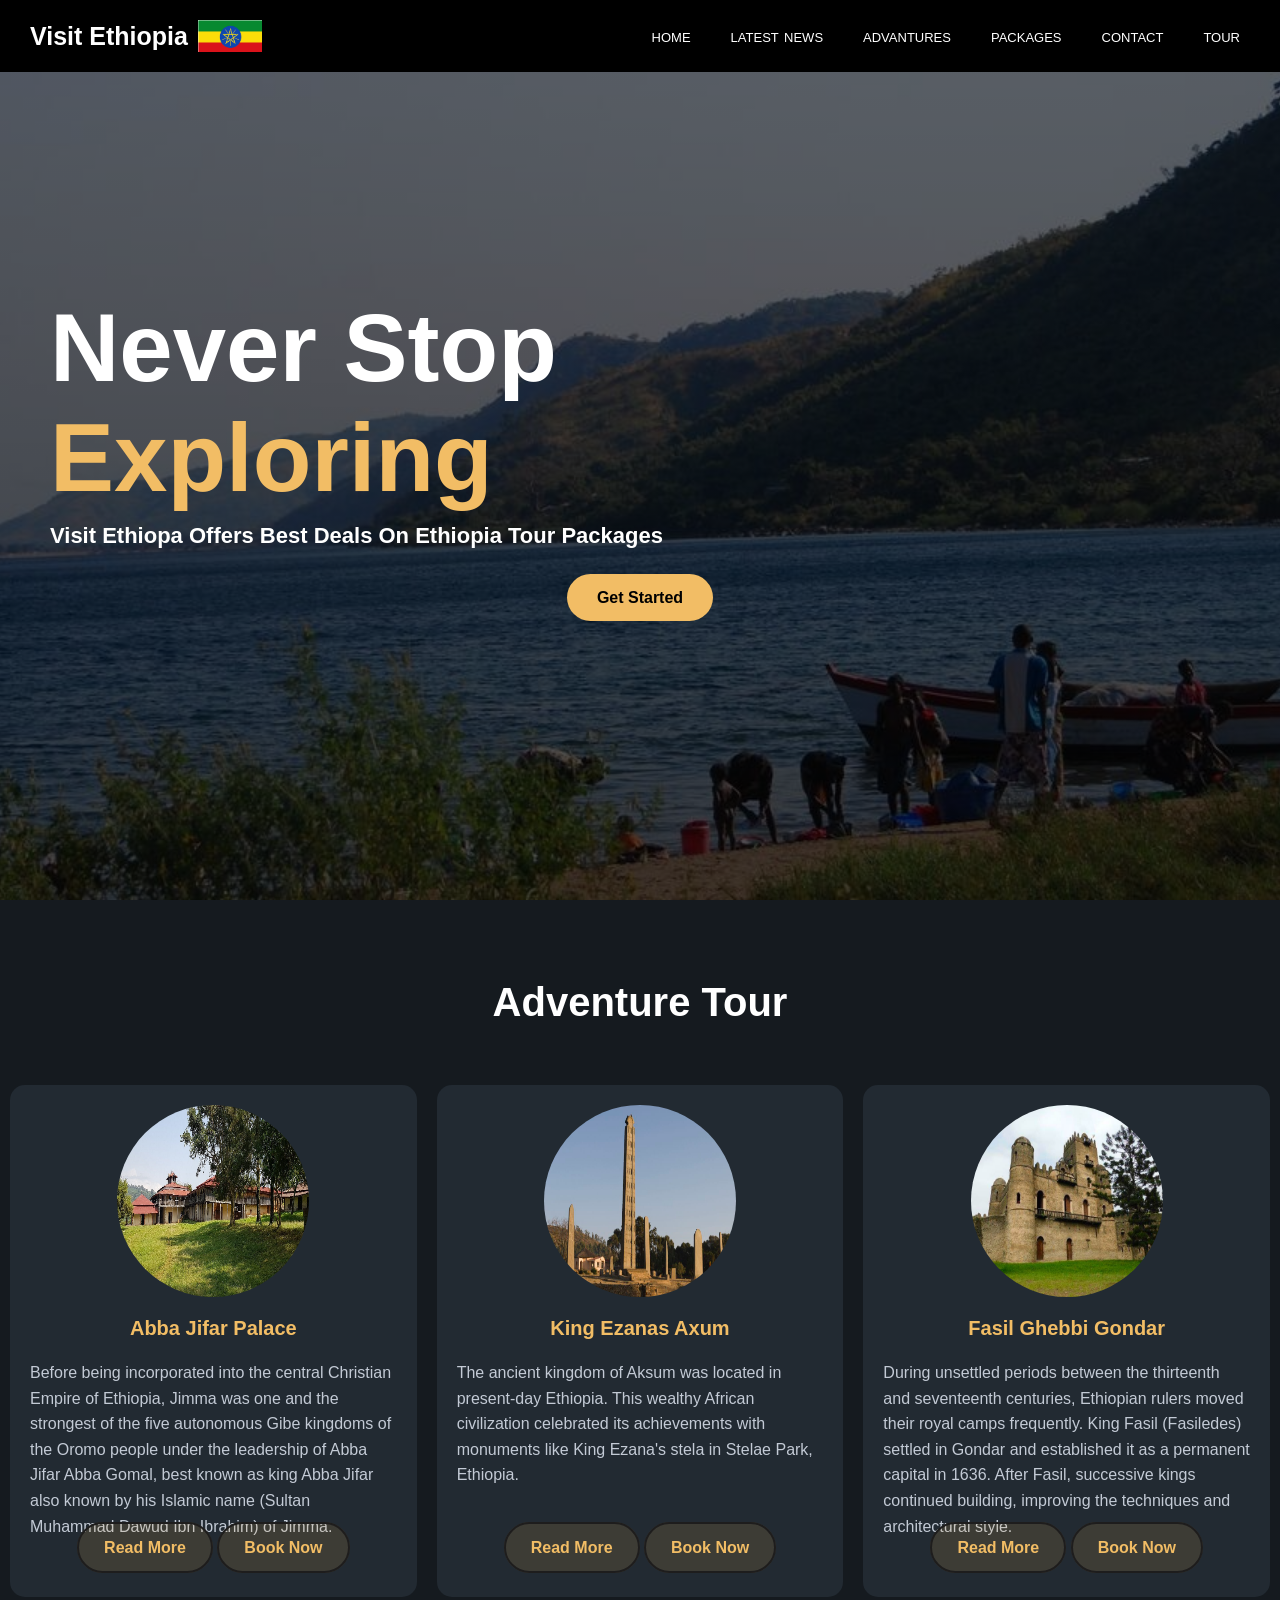
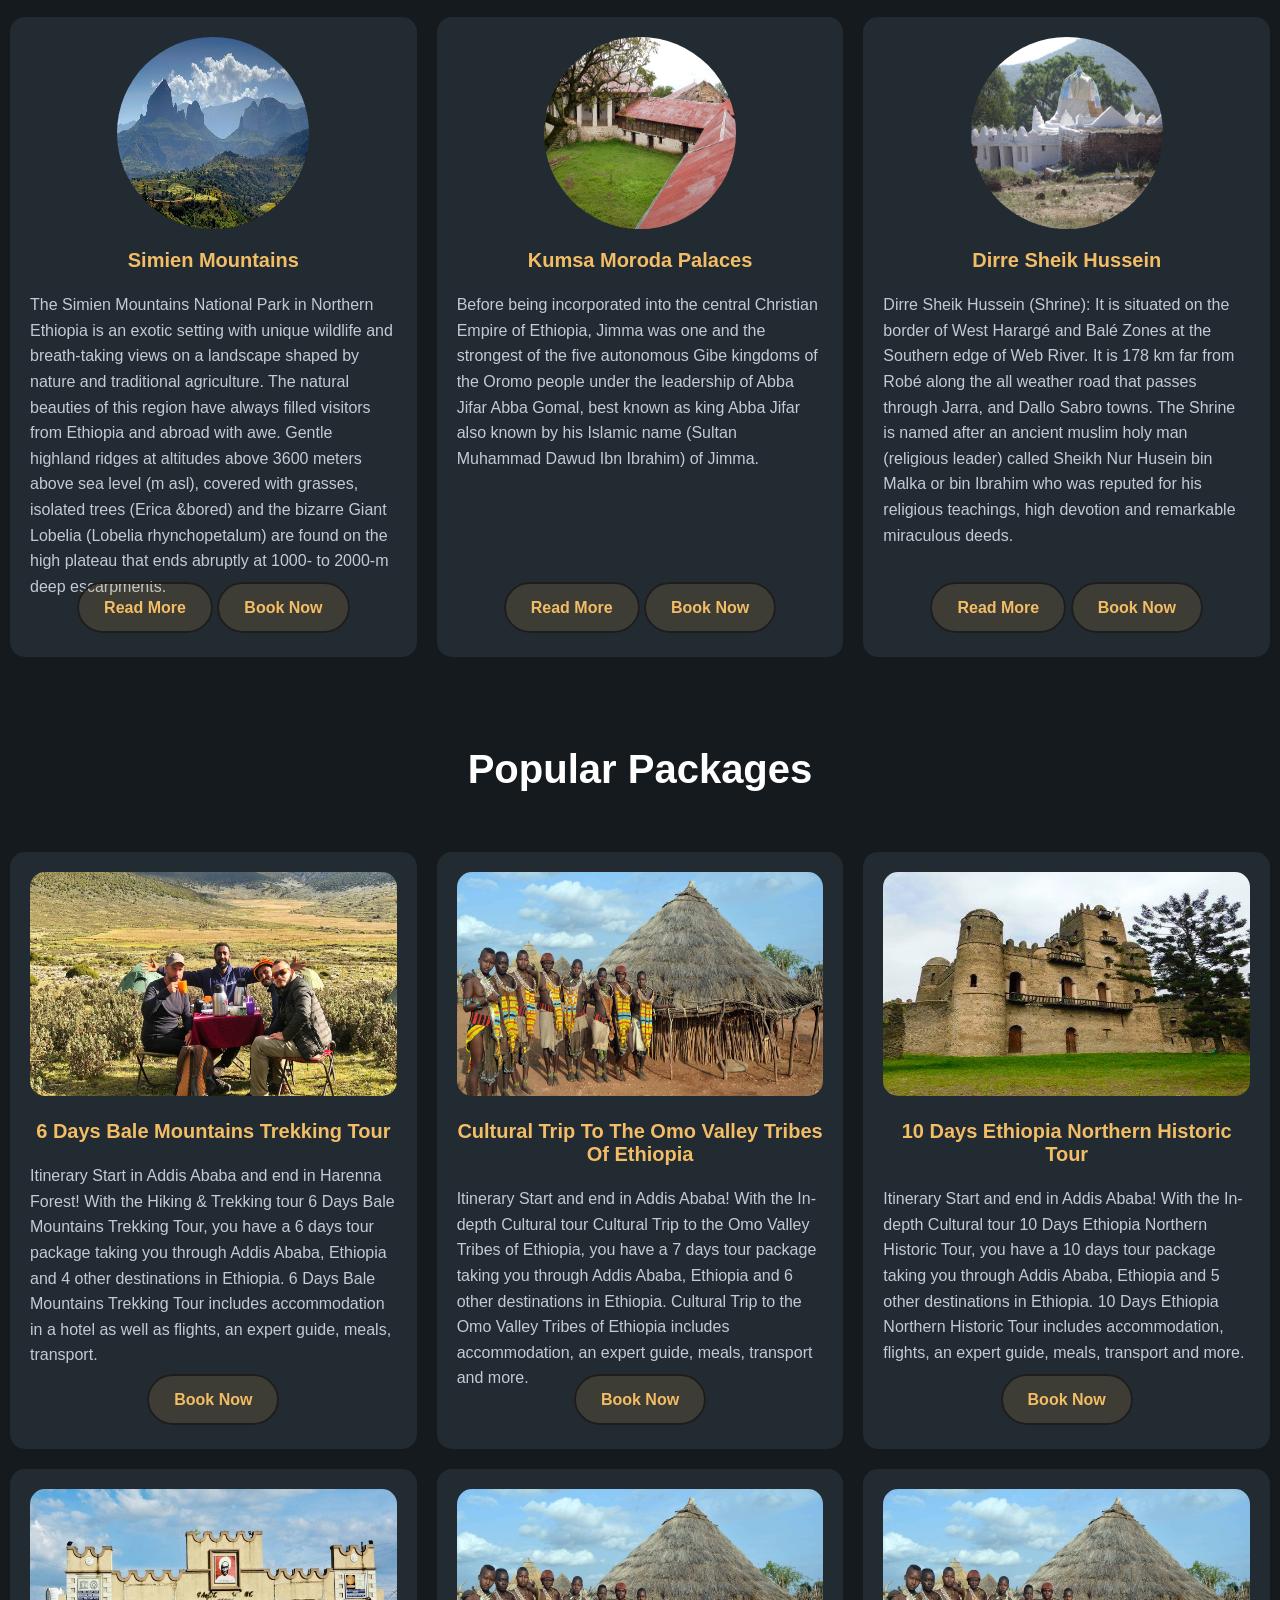
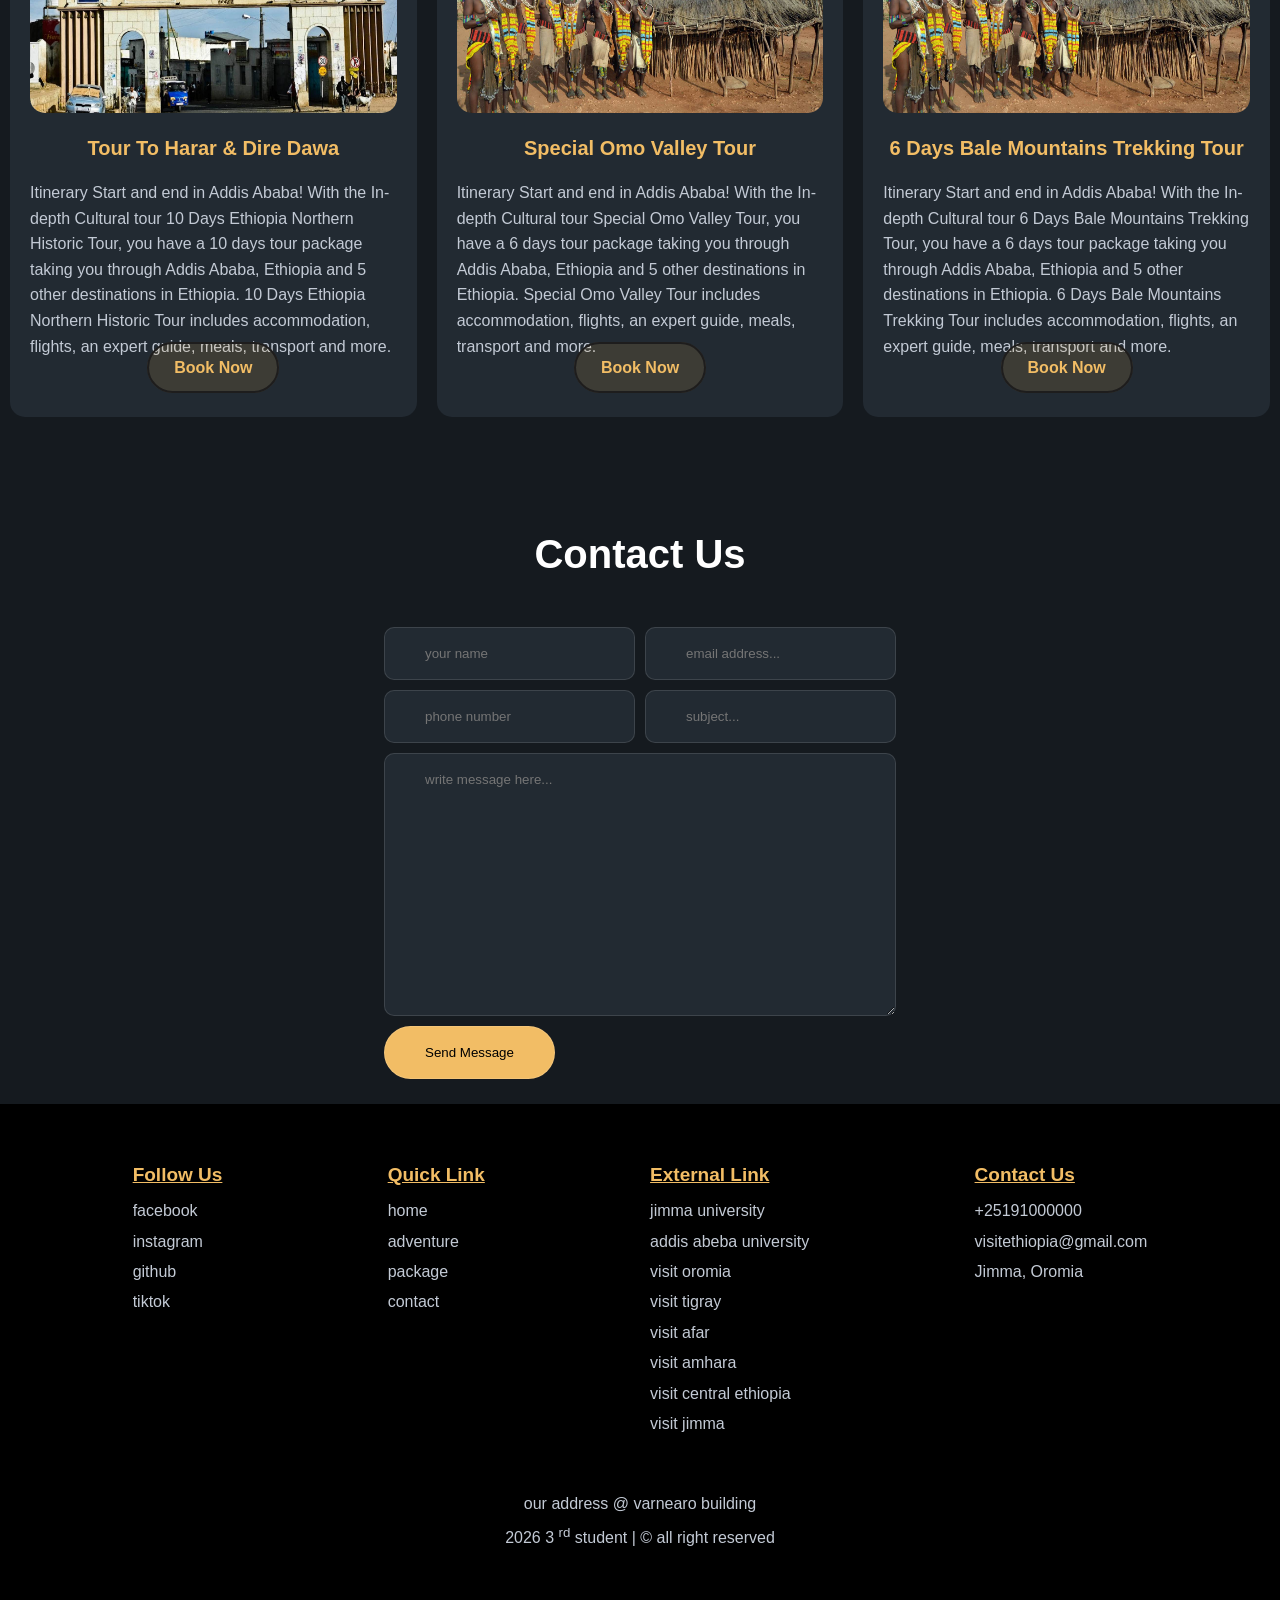
<file: index.html>
<!DOCTYPE html>
<html lang="en">

<head>
    <meta charset="UTF-8">
    <meta name="viewport" content="width=device-width, initial-scale=1.0">
    <title>visit ethiopia</title>
    <link rel="stylesheet" href="/asset/css/visitethiopia.css">
</head>

<body>
    <header>
        <div class="logo">
            <a href="">visit ethiopia</a>
            <img src="/asset/image/Screenshot 2026-10-24 030029.png" alt="">
        </div>
        <div class="menu-bar">
            <span></span>
            <span></span>
            <span></span>
        </div>
        <div class="navigation">
            <ul>
                <li><a href="">home</a></li>
                <li><a href="">latest news</a></li>
                <li><a href="">advantures</a></li>
                <li><a href="">packages</a></li>
                <li><a href="">contact</a></li>
                <li><a href="">tour</a></li>
            </ul>
        </div>
    </header>
    <div class="main">
        <div class="descripton">
            <h1>never stop <br><span>exploring</span></h1>
            <p>visit ethiopa offers best deals on ethiopia tour packages</p>
        </div>
        <div class="button">
            <a href="">Get Started</a>
        </div>
    </div>
    <div class="advetures-section">
        <div class="adveture-link">
            <a href="">adventure tour</a>
        </div>
        <div class="box-container">
            <div class="box">
                <div class="image-container">
                    <img src="/asset/image/aba-jifar-palace.jpg" alt="aba jifar">
                </div>
                <div class="title-container">
                    <p>Abba Jifar Palace</p>
                </div>
                <div class="description-container">
                    <p>Before being incorporated into the central Christian Empire of Ethiopia,
                        Jimma was one and the strongest of the five autonomous Gibe kingdoms of the
                        Oromo people under the leadership of Abba Jifar Abba Gomal, best known as
                        king Abba Jifar also known by his Islamic name (Sultan Muhammad Dawud Ibn Ibrahim) of Jimma.</p>
                </div>
                <div class="button-container">
                    <a href="">read more</a>

                    <a href="">book now</a>
                </div>
            </div>
            <div class="box">
                <div class="image-container">
                    <img src="/asset/image/king-ezanas-stela.jpg" alt="aba jifar">
                </div>
                <div class="title-container">
                    <p>King Ezanas Axum</p>
                </div>
                <div class="description-container">
                    <p> The ancient kingdom of Aksum was located in present-day Ethiopia.
                        This wealthy African civilization celebrated its achievements with
                        monuments like King Ezana's stela in Stelae Park, Ethiopia.</p>
                </div>
                <div class="button-container">
                    <a href="">read more</a>

                    <a href="">book now</a>
                </div>
            </div>
            <div class="box">
                <div class="image-container">
                    <img src="/asset/image/fasil-ghebbi-royal-enclosure-gondar-3.jpg" alt="aba jifar">
                </div>
                <div class="title-container">
                    <p>Fasil Ghebbi Gondar</p>
                </div>
                <div class="description-container">
                    <p> During unsettled periods between the thirteenth and seventeenth centuries,
                        Ethiopian rulers moved their royal camps frequently. King Fasil (Fasiledes)
                        settled in Gondar and established it as a permanent capital in 1636. After Fasil,
                        successive kings continued building, improving the techniques and architectural style.</p>
                </div>
                <div class="button-container">
                    <a href="">read more</a>

                    <a href="">book now</a>
                </div>
            </div>
            <div class="box">
                <div class="image-container">
                    <img src="/asset/image/simien-landscape-small.jpg" alt="aba jifar">
                </div>
                <div class="title-container">
                    <p>Simien Mountains</p>
                </div>
                <div class="description-container">
                    <p>The Simien Mountains National Park in Northern Ethiopia is an exotic setting with unique wildlife
                        and breath-taking views on a landscape shaped by nature and traditional agriculture. The natural
                        beauties of this region have always filled visitors from Ethiopia and abroad with awe. Gentle
                        highland
                        ridges at altitudes above 3600 meters above sea level (m asl), covered with grasses, isolated
                        trees (Erica &bored)
                        and the bizarre Giant Lobelia (Lobelia rhynchopetalum) are found on the high plateau that ends
                        abruptly at 1000- to 2000-m deep escarpments.</p>
                </div>
                <div class="button-container">
                    <a href="">read more</a>

                    <a href="">book now</a>
                </div>
            </div>
            <div class="box">
                <div class="image-container">
                    <img src="/asset/image/kumsa moroda.jpg" alt="aba jifar">
                </div>
                <div class="title-container">
                    <p>Kumsa Moroda Palaces</p>
                </div>
                <div class="description-container">
                    <p> Before being incorporated into the central Christian Empire of Ethiopia,
                        Jimma was one and the strongest of the five autonomous Gibe kingdoms of the
                        Oromo people under the leadership of Abba Jifar Abba Gomal, best known as
                        king Abba Jifar also known by his Islamic name (Sultan Muhammad Dawud Ibn Ibrahim) of Jimma.</p>
                </div>
                <div class="button-container">
                    <a href="">read more</a>

                    <a href="">book now</a>
                </div>
            </div>
            <div class="box">
                <div class="image-container">
                    <img src="/asset/image/Dirre sheik husen.jpg" alt="aba jifar">
                </div>
                <div class="title-container">
                    <p>Dirre Sheik Hussein</p>
                </div>
                <div class="description-container">
                    <p> Dirre Sheik Hussein (Shrine): It is situated on the border of West Harargé and Balé Zones
                        at the Southern edge of Web River. It is 178 km far from Robé along the all weather road
                        that passes through Jarra, and Dallo Sabro towns. The Shrine is named after an ancient muslim
                        holy man (religious leader) called Sheikh Nur Husein bin Malka or bin Ibrahim who was reputed
                        for his religious teachings, high devotion and remarkable miraculous deeds.</p>
                </div>
                <div class="button-container">
                    <a href="">read more</a>

                    <a href="">book now</a>
                </div>
            </div>
        </div>
    </div>
    <div class="advetures-section">
        <div class="adveture-link">
            <a href="">popular packages</a>
        </div>
        <div class="box-container">
            <div class="box">
                <div class="package-image-container">
                    <img src="/asset/image/6 days.jpg" alt="aba jifar">
                </div>
                <div class="title-container">
                    <p>6 Days Bale Mountains Trekking Tour</p>
                </div>
                <div class="description-container">
                    <p>Itinerary Start in Addis Ababa and end in Harenna Forest! With the Hiking & Trekking tour
                        6 Days Bale Mountains Trekking Tour, you have a 6 days tour package taking you through
                        Addis Ababa, Ethiopia and 4 other destinations in Ethiopia. 6 Days Bale Mountains Trekking
                        Tour includes accommodation in a hotel as well as flights, an expert guide, meals, transport.
                    </p>
                </div>
                <div class="button-container">
                    <a href="">book now</a>
                </div>
            </div>
            <div class="box">
                <div class="package-image-container">
                    <img src="/asset/image/omo valley.jpg" alt="aba jifar">
                </div>
                <div class="title-container">
                    <p>Cultural Trip to the Omo Valley Tribes of Ethiopia</p>
                </div>
                <div class="description-container">
                    <p> Itinerary Start and end in Addis Ababa! With the In-depth Cultural tour Cultural Trip to the Omo
                        Valley Tribes of Ethiopia, you have a 7 days tour package taking you through Addis Ababa,
                        Ethiopia and 6 other destinations in Ethiopia. Cultural Trip to the Omo Valley Tribes of
                        Ethiopia includes accommodation, an expert guide, meals, transport and more.</p>
                </div>
                <div class="button-container">
                    <a href="">book now</a>
                </div>
            </div>
            <div class="box">
                <div class="package-image-container">
                    <img src="/asset/image/fasil-ghebbi-royal-enclosure-gondar-3.jpg" alt="aba jifar">
                </div>
                <div class="title-container">
                    <p>10 Days Ethiopia Northern Historic Tour</p>
                </div>
                <div class="description-container">
                    <p> Itinerary Start and end in Addis Ababa! With the In-depth Cultural tour 10 Days Ethiopia
                        Northern Historic Tour, you have a 10 days tour package taking you through Addis Ababa, Ethiopia
                        and 5 other destinations in Ethiopia. 10 Days Ethiopia Northern Historic Tour includes
                        accommodation, flights, an expert guide, meals, transport and more.</p>
                </div>
                <div class="button-container">
                    <a href="">book now</a>
                </div>
            </div>
            <div class="box">
                <div class="package-image-container">
                    <img src="/asset/image/tour harari and diree.jpg" alt="aba jifar">
                </div>
                <div class="title-container">
                    <p>Tour to Harar & Dire Dawa</p>
                </div>
                <div class="description-container">
                    <p>Itinerary Start and end in Addis Ababa! With the In-depth Cultural tour 10 Days Ethiopia Northern
                        Historic Tour, you have a 10 days tour package taking you through Addis Ababa, Ethiopia and 5
                        other destinations in Ethiopia. 10 Days Ethiopia Northern Historic Tour includes accommodation,
                        flights, an expert guide, meals, transport and more.</p>
                </div>
                <div class="button-container">
                    <a href="">book now</a>
                </div>
            </div>
            <div class="box">
                <div class="package-image-container">
                    <img src="/asset/image/omo valley.jpg" alt="aba jifar">
                </div>
                <div class="title-container">
                    <p>Special Omo Valley Tour</p>
                </div>
                <div class="description-container">
                    <p>Itinerary Start and end in Addis Ababa! With the In-depth Cultural tour Special Omo Valley Tour,
                        you have a 6 days tour package taking you through Addis Ababa, Ethiopia and 5 other destinations
                        in Ethiopia. Special Omo Valley Tour includes accommodation, flights, an expert guide, meals,
                        transport and more.</p>
                </div>
                <div class="button-container">
                    <a href="">book now</a>
                </div>
            </div>
            <div class="box">
                <div class="package-image-container">
                    <img src="/asset/image/omo valley.jpg" alt="aba jifar">
                </div>
                <div class="title-container">
                    <p>6 Days Bale Mountains Trekking Tour</p>
                </div>
                <div class="description-container">
                    <p>Itinerary Start and end in Addis Ababa! With the In-depth Cultural tour 6 Days Bale Mountains
                        Trekking Tour, you have a 6 days tour package taking you through Addis Ababa, Ethiopia and 5
                        other destinations in Ethiopia. 6 Days Bale Mountains Trekking Tour includes accommodation,
                        flights, an expert guide, meals, transport and more.</p>
                </div>
                <div class="button-container">
                    <a href="">book now</a>
                </div>
            </div>
        </div>
    </div>
    <div class="form-section">
        <div class="contact-container">
            <a href="">contact us</a>
        </div>

        <div class="form-container">
            <form action="#">
                <div>
                    <input class="name" type="text" placeholder="your name">
                    <input class="email" type="email" placeholder="email address...">
                </div>
                <div>
                    <input class="phone" type="tel" placeholder="phone number">
                    <input class="subject" type="text" placeholder="subject...">
                </div>
                <div>
                    <textarea class="message" name="message" id="" cols="" rows="15"
                        placeholder="write message here..."></textarea>
                </div>
                <div>
                    <input class="submit" type="submit" value="send message">
                </div>
            </form>
        </div>
    </div>
    <div class="footer">
        <div class="footer-link-container">
            <div class="link-container">
                <h1>follow us</h1>
                <ul>
                    <li><a href="">facebook</a></li>
                    <li><a href="">instagram</a></li>
                    <li><a href="">github</a></li>
                    <li><a href="">tiktok</a></li>
                </ul>
            </div>
            <div class="link-container">
                <h1>quick link</h1>
                <ul>
                    <li><a href="">home</a></li>
                    <li><a href="">adventure</a></li>
                    <li><a href="">package</a></li>
                    <li><a href="">contact</a></li>
                </ul>
            </div>
            <div class="link-container">
                <h1>external link</h1>
                <ul>
                    <li><a href="">jimma university</a></li>
                    <li><a href="">addis abeba university</a></li>
                    <li><a href="">visit oromia</a></li>
                    <li><a href="">visit tigray</a></li>
                    <li><a href="">visit afar</a></li>
                    <li><a href="">visit amhara</a></li>
                    <li><a href="">visit central ethiopia</a></li>
                    <li><a href="">visit jimma</a></li>
                </ul>
            </div>
            <div class="link-container">
                <h1>contact us</h1>
                <ul>
                    <li><a href="">+25191000000</a></li>
                    <li><a href="">visitethiopia@gmail.com</a></li>
                    <li><a href="">Jimma, Oromia</a></li>
                </ul>
            </div>
        </div>
        <div>
            <p>our address @ varnearo building</p>
            <p>2026 3 <sup>rd</sup> student | © all right reserved </p>
        </div>
    </div>
</body>

</html>
</file>
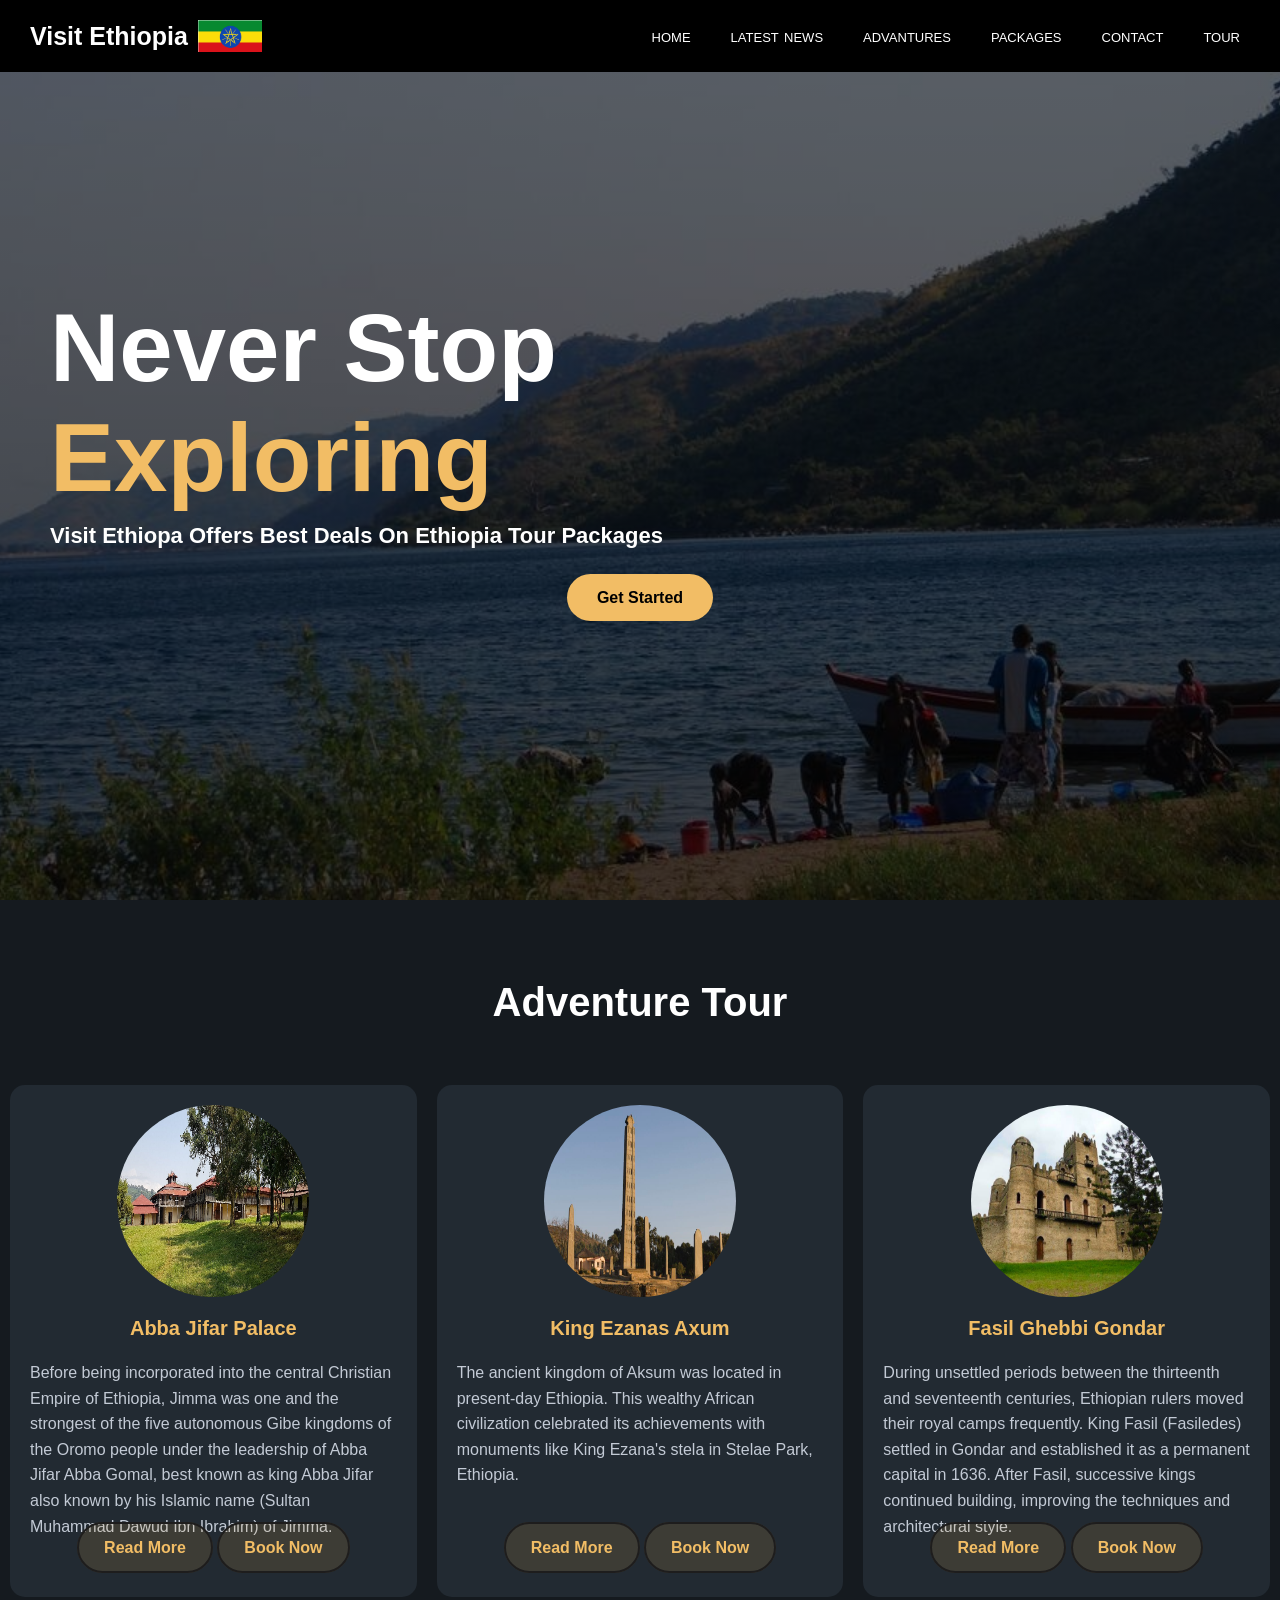
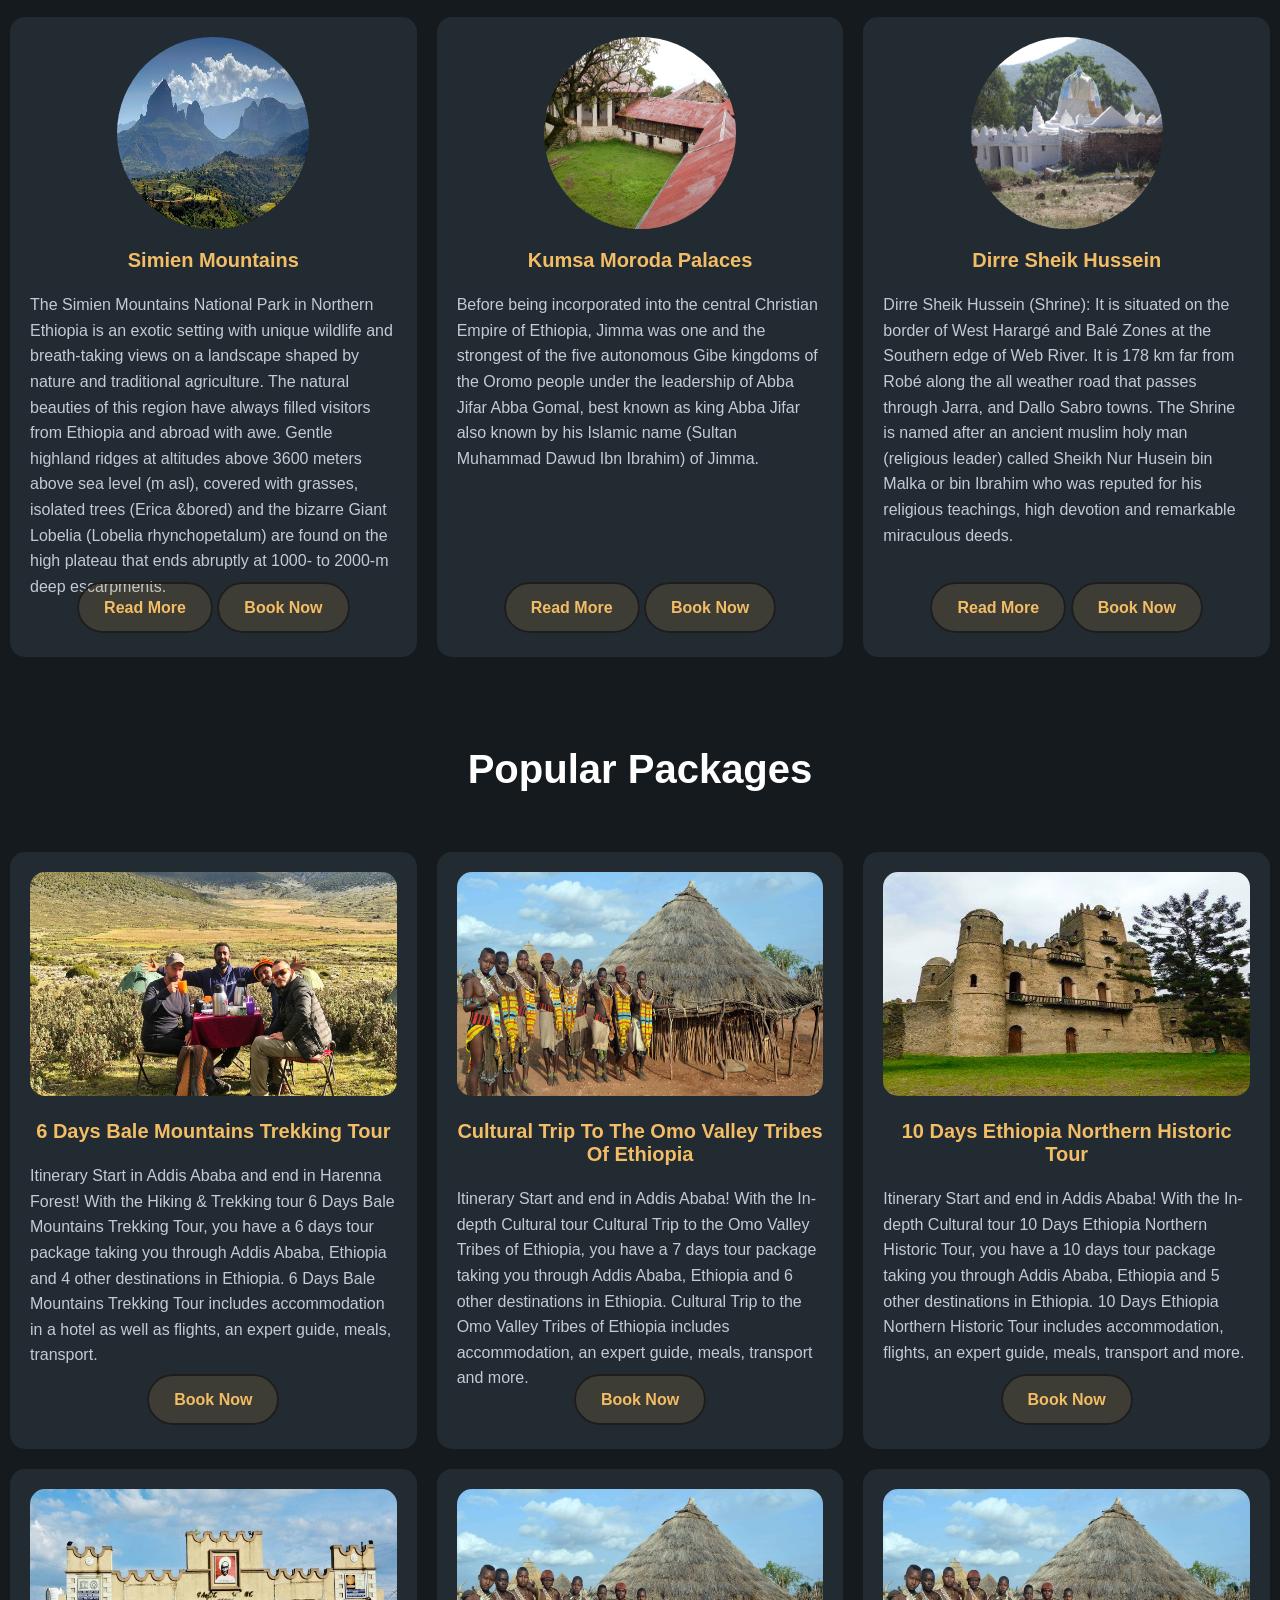
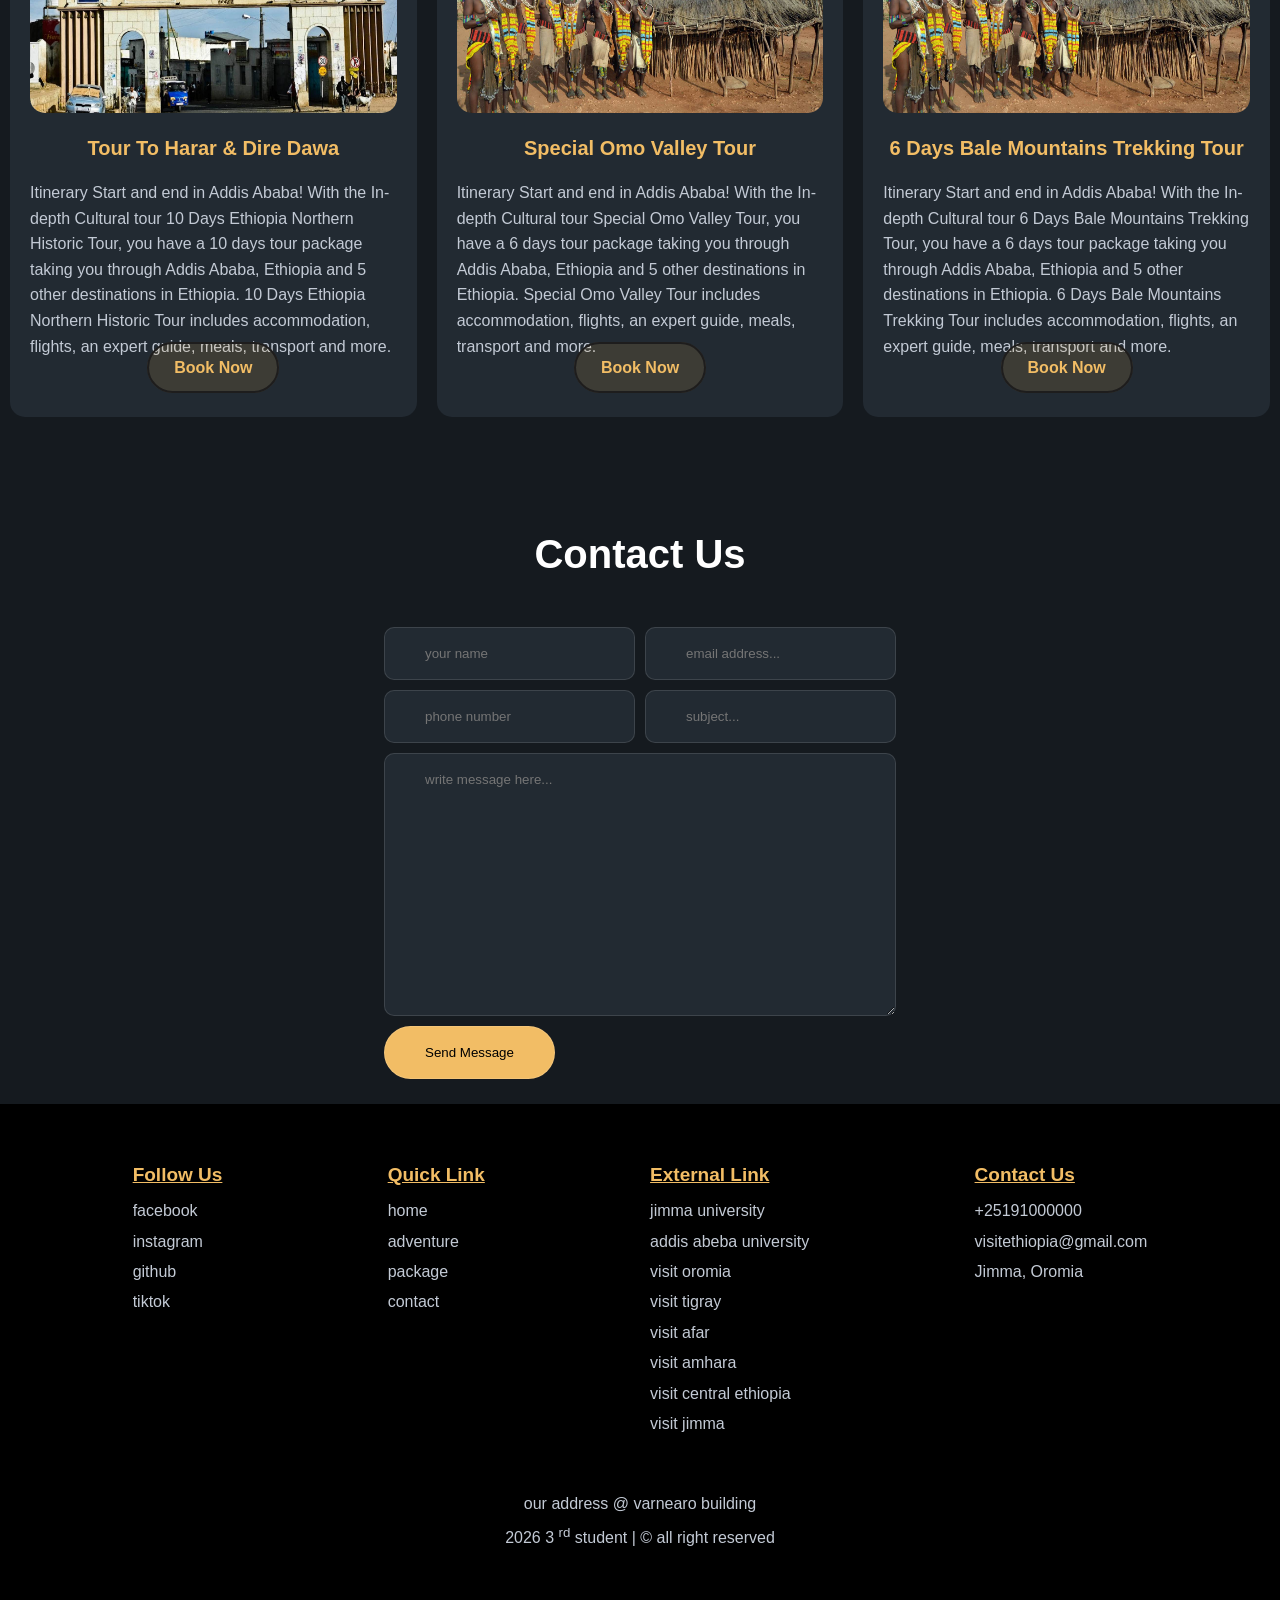
<file: asset/html/index.html>
<!DOCTYPE html>
<html lang="en">

<head>
    <meta charset="UTF-8">
    <meta name="viewport" content="width=device-width, initial-scale=1.0">
    <title>visit ethiopia</title>
    <link rel="stylesheet" href="/asset/css/visitethiopia.css">
</head>

<body>
    <header>
        <div class="logo">
            <a href="">visit ethiopia</a>
            <img src="/asset/image/Screenshot 2026-10-24 030029.png" alt="">
        </div>
        <div class="menu-bar">
            <span></span>
            <span></span>
            <span></span>
        </div>
        <div class="navigation">
            <ul>
                <li><a href="">home</a></li>
                <li><a href="">latest news</a></li>
                <li><a href="">advantures</a></li>
                <li><a href="">packages</a></li>
                <li><a href="">contact</a></li>
                <li><a href="">tour</a></li>
            </ul>
        </div>
    </header>
    <div class="main">
        <div class="descripton">
            <h1>never stop <br><span>exploring</span></h1>
            <p>visit ethiopa offers best deals on ethiopia tour packages</p>
        </div>
        <div class="button">
            <a href="">Get Started</a>
        </div>
    </div>
    <div class="advetures-section">
        <div class="adveture-link">
            <a href="">adventure tour</a>
        </div>
        <div class="box-container">
            <div class="box">
                <div class="image-container">
                    <img src="/asset/image/aba-jifar-palace.jpg" alt="aba jifar">
                </div>
                <div class="title-container">
                    <p>Abba Jifar Palace</p>
                </div>
                <div class="description-container">
                    <p>Before being incorporated into the central Christian Empire of Ethiopia,
                        Jimma was one and the strongest of the five autonomous Gibe kingdoms of the
                        Oromo people under the leadership of Abba Jifar Abba Gomal, best known as
                        king Abba Jifar also known by his Islamic name (Sultan Muhammad Dawud Ibn Ibrahim) of Jimma.</p>
                </div>
                <div class="button-container">
                    <a href="">read more</a>

                    <a href="">book now</a>
                </div>
            </div>
            <div class="box">
                <div class="image-container">
                    <img src="/asset/image/king-ezanas-stela.jpg" alt="aba jifar">
                </div>
                <div class="title-container">
                    <p>King Ezanas Axum</p>
                </div>
                <div class="description-container">
                    <p> The ancient kingdom of Aksum was located in present-day Ethiopia.
                        This wealthy African civilization celebrated its achievements with
                        monuments like King Ezana's stela in Stelae Park, Ethiopia.</p>
                </div>
                <div class="button-container">
                    <a href="">read more</a>

                    <a href="">book now</a>
                </div>
            </div>
            <div class="box">
                <div class="image-container">
                    <img src="/asset/image/fasil-ghebbi-royal-enclosure-gondar-3.jpg" alt="aba jifar">
                </div>
                <div class="title-container">
                    <p>Fasil Ghebbi Gondar</p>
                </div>
                <div class="description-container">
                    <p> During unsettled periods between the thirteenth and seventeenth centuries,
                        Ethiopian rulers moved their royal camps frequently. King Fasil (Fasiledes)
                        settled in Gondar and established it as a permanent capital in 1636. After Fasil,
                        successive kings continued building, improving the techniques and architectural style.</p>
                </div>
                <div class="button-container">
                    <a href="">read more</a>

                    <a href="">book now</a>
                </div>
            </div>
        </div>
        <div class="box-container">
            <div class="box">
                <div class="image-container">
                    <img src="/asset/image/simien-landscape-small.jpg" alt="aba jifar">
                </div>
                <div class="title-container">
                    <p>Simien Mountains</p>
                </div>
                <div class="description-container">
                    <p>The Simien Mountains National Park in Northern Ethiopia is an exotic setting with unique wildlife
                        and breath-taking views on a landscape shaped by nature and traditional agriculture. The natural
                        beauties of this region have always filled visitors from Ethiopia and abroad with awe. Gentle
                        highland
                        ridges at altitudes above 3600 meters above sea level (m asl), covered with grasses, isolated
                        trees (Erica &bored)
                        and the bizarre Giant Lobelia (Lobelia rhynchopetalum) are found on the high plateau that ends
                        abruptly at 1000- to 2000-m deep escarpments.</p>
                </div>
                <div class="button-container">
                    <a href="">read more</a>

                    <a href="">book now</a>
                </div>
            </div>
            <div class="box">
                <div class="image-container">
                    <img src="/asset/image/kumsa moroda.jpg" alt="aba jifar">
                </div>
                <div class="title-container">
                    <p>Kumsa Moroda Palaces</p>
                </div>
                <div class="description-container">
                    <p> Before being incorporated into the central Christian Empire of Ethiopia,
                        Jimma was one and the strongest of the five autonomous Gibe kingdoms of the
                        Oromo people under the leadership of Abba Jifar Abba Gomal, best known as
                        king Abba Jifar also known by his Islamic name (Sultan Muhammad Dawud Ibn Ibrahim) of Jimma.</p>
                </div>
                <div class="button-container">
                    <a href="">read more</a>

                    <a href="">book now</a>
                </div>
            </div>
            <div class="box">
                <div class="image-container">
                    <img src="/asset/image/Dirre sheik husen.jpg" alt="aba jifar">
                </div>
                <div class="title-container">
                    <p>Dirre Sheik Hussein</p>
                </div>
                <div class="description-container">
                    <p> Dirre Sheik Hussein (Shrine): It is situated on the border of West Harargé and Balé Zones
                        at the Southern edge of Web River. It is 178 km far from Robé along the all weather road
                        that passes through Jarra, and Dallo Sabro towns. The Shrine is named after an ancient muslim
                        holy man (religious leader) called Sheikh Nur Husein bin Malka or bin Ibrahim who was reputed
                        for his religious teachings, high devotion and remarkable miraculous deeds.</p>
                </div>
                <div class="button-container">
                    <a href="">read more</a>

                    <a href="">book now</a>
                </div>
            </div>
        </div>
    </div>
    <div class="advetures-section">
        <div class="adveture-link">
            <a href="">popular packages</a>
        </div>
        <div class="box-container">
            <div class="box">
                <div class="package-image-container">
                    <img src="/asset/image/6 days.jpg" alt="aba jifar">
                </div>
                <div class="title-container">
                    <p>6 Days Bale Mountains Trekking Tour</p>
                </div>
                <div class="description-container">
                    <p>Itinerary Start in Addis Ababa and end in Harenna Forest! With the Hiking & Trekking tour
                        6 Days Bale Mountains Trekking Tour, you have a 6 days tour package taking you through
                        Addis Ababa, Ethiopia and 4 other destinations in Ethiopia. 6 Days Bale Mountains Trekking
                        Tour includes accommodation in a hotel as well as flights, an expert guide, meals, transport.
                    </p>
                </div>
                <div class="button-container">
                    <a href="">book now</a>
                </div>
            </div>
            <div class="box">
                <div class="package-image-container">
                    <img src="/asset/image/omo valley.jpg" alt="aba jifar">
                </div>
                <div class="title-container">
                    <p>Cultural Trip to the Omo Valley Tribes of Ethiopia</p>
                </div>
                <div class="description-container">
                    <p> Itinerary Start and end in Addis Ababa! With the In-depth Cultural tour Cultural Trip to the Omo
                        Valley Tribes of Ethiopia, you have a 7 days tour package taking you through Addis Ababa,
                        Ethiopia and 6 other destinations in Ethiopia. Cultural Trip to the Omo Valley Tribes of
                        Ethiopia includes accommodation, an expert guide, meals, transport and more.</p>
                </div>
                <div class="button-container">
                    <a href="">book now</a>
                </div>
            </div>
            <div class="box">
                <div class="package-image-container">
                    <img src="/asset/image/fasil-ghebbi-royal-enclosure-gondar-3.jpg" alt="aba jifar">
                </div>
                <div class="title-container">
                    <p>10 Days Ethiopia Northern Historic Tour</p>
                </div>
                <div class="description-container">
                    <p> Itinerary Start and end in Addis Ababa! With the In-depth Cultural tour 10 Days Ethiopia
                        Northern Historic Tour, you have a 10 days tour package taking you through Addis Ababa, Ethiopia
                        and 5 other destinations in Ethiopia. 10 Days Ethiopia Northern Historic Tour includes
                        accommodation, flights, an expert guide, meals, transport and more.</p>
                </div>
                <div class="button-container">
                    <a href="">book now</a>
                </div>
            </div>
        </div>
        <div class="box-container">
            <div class="box">
                <div class="package-image-container">
                    <img src="/asset/image/tour harari and diree.jpg" alt="aba jifar">
                </div>
                <div class="title-container">
                    <p>Tour to Harar & Dire Dawa</p>
                </div>
                <div class="description-container">
                    <p>Itinerary Start and end in Addis Ababa! With the In-depth Cultural tour 10 Days Ethiopia Northern
                        Historic Tour, you have a 10 days tour package taking you through Addis Ababa, Ethiopia and 5
                        other destinations in Ethiopia. 10 Days Ethiopia Northern Historic Tour includes accommodation,
                        flights, an expert guide, meals, transport and more.</p>
                </div>
                <div class="button-container">
                    <a href="">book now</a>
                </div>
            </div>
            <div class="box">
                <div class="package-image-container">
                    <img src="/asset/image/omo valley.jpg" alt="aba jifar">
                </div>
                <div class="title-container">
                    <p>Special Omo Valley Tour</p>
                </div>
                <div class="description-container">
                    <p>Itinerary Start and end in Addis Ababa! With the In-depth Cultural tour Special Omo Valley Tour,
                        you have a 6 days tour package taking you through Addis Ababa, Ethiopia and 5 other destinations
                        in Ethiopia. Special Omo Valley Tour includes accommodation, flights, an expert guide, meals,
                        transport and more.</p>
                </div>
                <div class="button-container">
                    <a href="">book now</a>
                </div>
            </div>
            <div class="box">
                <div class="package-image-container">
                    <img src="/asset/image/omo valley.jpg" alt="aba jifar">
                </div>
                <div class="title-container">
                    <p>6 Days Bale Mountains Trekking Tour</p>
                </div>
                <div class="description-container">
                    <p>Itinerary Start and end in Addis Ababa! With the In-depth Cultural tour 6 Days Bale Mountains
                        Trekking Tour, you have a 6 days tour package taking you through Addis Ababa, Ethiopia and 5
                        other destinations in Ethiopia. 6 Days Bale Mountains Trekking Tour includes accommodation,
                        flights, an expert guide, meals, transport and more.</p>
                </div>
                <div class="button-container">
                    <a href="">book now</a>
                </div>
            </div>
        </div>
    </div>
    <div class="form-section">
        <div class="contact-container">
            <a href="">contact us</a>
        </div>

        <div class="form-container">
            <form action="#">
                <div>
                    <input class="name" type="text" placeholder="your name">
                    <input class="email" type="email" placeholder="email address...">
                </div>
                <div>
                    <input class="phone" type="tel" placeholder="phone number">
                    <input class="subject" type="text" placeholder="subject...">
                </div>
                <div>
                    <textarea class="message" name="message" id="" cols="" rows="15"
                        placeholder="write message here..."></textarea>
                </div>
                <div>
                    <input class="submit" type="submit" value="send message">
                </div>
            </form>
        </div>
    </div>
    <div class="footer">
        <div class="footer-link-container">
            <div class="link-container">
                <h1>follow us</h1>
                <ul>
                    <li><a href="">facebook</a></li>
                    <li><a href="">instagram</a></li>
                    <li><a href="">github</a></li>
                    <li><a href="">tiktok</a></li>
                </ul>
            </div>
            <div class="link-container">
                <h1>quick link</h1>
                <ul>
                    <li><a href="">home</a></li>
                    <li><a href="">adventure</a></li>
                    <li><a href="">package</a></li>
                    <li><a href="">contact</a></li>
                </ul>
            </div>
            <div class="link-container">
                <h1>external link</h1>
                <ul>
                    <li><a href="">jimma university</a></li>
                    <li><a href="">addis abeba university</a></li>
                    <li><a href="">visit oromia</a></li>
                    <li><a href="">visit tigray</a></li>
                    <li><a href="">visit afar</a></li>
                    <li><a href="">visit amhara</a></li>
                    <li><a href="">visit central ethiopia</a></li>
                    <li><a href="">visit jimma</a></li>
                </ul>
            </div>
            <div class="link-container">
                <h1>contact us</h1>
                <ul>
                    <li><a href="">+25191000000</a></li>
                    <li><a href="">visitethiopia@gmail.com</a></li>
                    <li><a href="">Jimma, Oromia</a></li>
                </ul>
            </div>
        </div>
        <div>
            <p>our address @ varnearo building</p>
            <p>2026 3 <sup>rd</sup> student | © all right reserved </p>
        </div>
    </div>
</body>

</html>
</file>
<file: asset/css/visitethiopia.css>
* {
    margin: 0;
    padding: 0;
    box-sizing: border-box;
    font-family: Inter, sans-serif;
    scroll-behavior: smooth;
}

html,
body {
    width: 100%;
    overflow-x: hidden;
}

img {
    max-width: 100%;
}

header {
    display: grid;
    grid-template-columns: 480px auto;
    align-items: center;
    background-color: black;
    color: white;
    padding: 20px;
    width: 100%;
    position: fixed;
    z-index: 100;
}

.logo {
    display: flex;
    align-items: center;
    gap: 10px;
    margin-left: 10px;
}

.logo a {
    text-decoration: none;
    color: white;
    text-transform: capitalize;
    font-size: 25px;
    font-weight: 700;
}

.logo a:hover {
    text-shadow: 15px 10px 20px white;
}

.logo img {
    width: 4rem;
    height: 2rem;
}

.navigation ul {
    display: flex;
    justify-content: end;
    align-items: center;
}

.navigation ul li {
    list-style-type: none;
}

.navigation ul li a {
    text-decoration: none;
    color: white;
    font-variant: small-caps;
    padding: 10px 20px;
    font-size: 19px;
    transition: 0.5s ease;
}

.navigation ul li a:hover {
    color: rgb(242, 189, 101);
    background-color: rgb(242, 189, 101, 0.14);
    border-radius: 10px;
}

header .menu-bar {
    display: none;
}

header .menu-bar span {
    display: block;
    background-color: white;
    width: 30px;
    margin-top: 5px;
    padding: 2px;

}

.main {
    min-height: 100vh;
    background-image: linear-gradient(rgba(0, 0, 0, 0.58), rgba(0, 0, 0, 0.69)), url("/asset/image/background.jpg");
    background-repeat: no-repeat;
    background-size: cover;
    background-position: center;
    display: flex;
    flex-direction: column;
    justify-content: center;
}

.main .descripton {
    padding-left: 50px;
    color: white;
}

.main .descripton h1 {
    font-size: 6rem;
    text-transform: capitalize;
}

.main .descripton h1 span {
    color: rgb(242, 189, 101);
}

.main .descripton p {
    margin-top: 10px;
    font-size: 22px;
    text-transform: capitalize;
    font-weight: 600;
}

.main .button {
    margin-top: 40px;
    text-align: center;
}

.main .button a {
    text-decoration: none;
    background-color: rgb(242, 189, 101);
    padding: 15px 30px;
    border-radius: 30px;
    color: black;
    font-weight: bold;
    animation: 0.3 ease hover;
}

.main .button a:hover {
    background-color: rgb(244, 196, 120);
}

.advetures-section {
    background-color: #151a1f;
    color: white;
}

.advetures-section .adveture-link {
    text-align: center;
    padding: 80px 0 50px 0;
}

.advetures-section .adveture-link a {
    color: white;
    text-decoration: none;
    font-size: 40px;
    font-weight: 700;
    text-transform: capitalize;
}

.advetures-section .adveture-link a:hover {
    text-shadow: 15px 10px 20px white;
}

.box-container {
    display: flex;
    flex-wrap: wrap;
    justify-content: center;
    padding: 10px;
    gap: 20px;
    max-width: 1400px;
    margin: 0 auto;
}

.box-container .box {
    display: flex;
    flex-direction: column;
    background-color: #222a32;
    padding: 20px;
    border-radius: 15px;
    flex: 1 1 30%;
    min-width: 280px;
    max-width: 420px;
    transition: 0.4s ease;
}

.box-container .box:hover {
    transform: scale(1.03);
}

.advetures-section .box-container .box .image-container {
    display: flex;
    justify-content: center;
}

.advetures-section .box-container .box .image-container img {
    width: 12rem;
    height: 12rem;
    border-radius: 50%;

}

.advetures-section .box-container .box .title-container {
    text-align: center;
    padding: 20px 0;
}

.advetures-section .box-container .box .title-container p {
    font-size: 20px;
    font-weight: 600;
    color: rgb(242, 189, 101);
    text-transform: capitalize;
}

.advetures-section .box-container .box .description-container p {
    line-height: 1.6;
    color: #c3cad5;
}

.advetures-section .box-container .box .button-container {
    text-align: center;
    margin: auto 0 20px;
}

.advetures-section .box-container .box .button-container a {
    text-decoration: none;
    background-color: rgba(226, 168, 75, 0.14);
    color: rgb(242, 189, 101);
    padding: 15px 25px;
    border-radius: 30px;
    border: 2px solid rgb(30, 29, 29);
    font-weight: bold;
    text-transform: capitalize;
}

.advetures-section .box-container .box .button-container a:hover {
    background-color: rgb(242, 189, 101);
    color: black;
}

.package-image-container img {
    width: 100%;
    height: 14rem;
    border-radius: 15px;
}

.form-section {
    background-color: #151a1f;
    padding: 25px;
}

.contact-container {
    text-align: center;
    padding: 80px 0 50px 0;
}

.form-section .form-container {
    display: flex;
    justify-content: center;
}

.contact-container a {
    color: white;
    text-decoration: none;
    font-size: 40px;
    font-weight: 700;
    text-transform: capitalize;
}

.form-container form {
    display: flex;
    flex-direction: column;
    gap: 10px;
}

.form-container form div {
    display: flex;
    gap: 10px;
}

.form-section .form-container input,
textarea {
    color: #c3cad5;
    background-color: #222a32;
    padding: 18px 40px;
    border-radius: 10px;
    border: 1px solid rgba(255, 255, 255, 0.12);
}

.form-section .form-container textarea {
    width: 100%;
}

.form-section .form-container .submit {
    background-color: rgb(242, 189, 101);
    color: black;
    border-radius: 30px;
    text-transform: capitalize;
}

.footer {
    display: flex;
    flex-direction: column;
    gap: 50px;
    background-color: black;
    padding: 50px;
}

.footer-link-container {
    display: flex;
    justify-content: space-around;
}

.footer-link-container h1 {
    color: rgb(242, 189, 101);
    text-transform: capitalize;
    text-decoration: underline;
    font-size: 19px;
    padding: 10px 0;
}

.footer-link-container ul li {
    list-style-type: none;
    line-height: 1.9;
}

.footer-link-container ul li a {
    text-decoration: none;
    color: #c3cad5;
}

.footer-link-container ul li a:hover {
    text-shadow: 5px 5px 10px white;
}

.footer p {
    line-height: 1.9;
    text-align: center;
    color: #c3cad5;
}

@media screen and (max-width: 1024px) {

    header {
        display: flex;
        justify-content: space-between;
        padding: 30px 10px;
    }

    .logo {
        justify-content: center;
        margin-left: 0;
    }

    header .menu-bar {
        display: block;
        left: 2px;
        margin-right: 50px;
    }

    .navigation {
        display: none;
    }

    .navigation ul {
        justify-content: center;
        flex-wrap: wrap;
        gap: 5px;
    }

    .navigation ul li a {
        font-size: 16px;
        padding: 8px 12px;
    }

    .main {
        padding-top: 150px;
        padding-bottom: 50px;
    }

    .main .descripton {
        padding: 0 30px;
    }

    .main .descripton h1 {
        font-size: 3.5rem;
    }

    .main .descripton p {
        font-size: 18px;
    }

    .box-container {
        flex-wrap: wrap;
        justify-content: center;
        padding: 10px 25px;
    }

    .box-container .box {
        width: 48%;
        height: auto;
        min-height: 600px;
    }

    .box-container .box .button-container {
        margin-top: 30px;

    }

    .box-container .box .button-container a {
        margin-top: 10px;
        display: inline-block;
        flex-wrap: wrap;
    }

    .form-container form {
        width: 80%;
        max-width: 650px;
    }

    .form-container form div {
        width: 90%;
    }

    .form-section .form-container input:not(.submit) {
        min-width: 0;
        width: 50%;
    }

    .form-section .form-container textarea {
        width: 100%;
    }

    .footer-link-container {
        flex-wrap: wrap;
        justify-content: space-between;
        gap: 30px;
    }

    .footer-link-container .link-container {
        width: 45%;
    }
}

@media screen and (max-width: 600px) {

    header {
        display: flex;
        justify-content: space-between;
        padding: 10px 50px 10px 10px;
        gap: 15px;
    }

    .logo a {
        font-size: 22px;
    }

    .logo img {
        width: 3.5rem;
        height: 2rem;
    }

    header .menu-bar {
        display: block;
        left: 2px;
        margin-right: 15px;
    }

    .navigation {
        display: none;
    }

    .navigation ul li a {
        font-size: 14px;
        padding: 7px 9px;
    }

    .main {
        min-height: 80vh;
        padding: 50px 0;
        background-position: center;
    }

    .main .descripton {
        text-align: center;
    }

    .main .descripton h1 {
        font-size: 3rem;
    }

    .main .descripton p {
        font-size: 16px;
        line-height: 1.6;
    }

    .main .button {
        margin-top: 30px;
    }

    .main .button a {
        display: inline-block;
        padding: 12px 25px;
    }

    .advetures-section .adveture-link,
    .contact-container {
        padding: 50px 15px 30px;
    }

    .advetures-section .adveture-link a,
    .contact-container a {
        font-size: 30px;
    }

    .box-container {
        flex-direction: column;
        align-items: center;
        padding: 10px 15px 30px;
        gap: 25px;
        margin-right: 30px;
    }

    .box-container .box {
        width: 100%;
        max-width: 450px;
        height: auto;
        min-height: 0;
        padding: 20px;
    }

    .advetures-section .box-container .box .image-container img {
        width: 11rem;
        height: 11rem;
        object-fit: cover;
    }

    .package-image-container img {
        width: 100%;
        height: 200px;
        object-fit: cover;
    }

    .advetures-section .box-container .box .title-container p {
        font-size: 19px;
    }

    .advetures-section .box-container .box .description-container p {
        font-size: 15px;
        line-height: 1.7;
    }

    .advetures-section .box-container .box .button-container {
        display: flex;
        flex-wrap: wrap;
        justify-content: center;
        gap: 12px;
        margin: 30px 0 10px;
    }

    .advetures-section .box-container .box .button-container a {
        padding: 12px 18px;
        font-size: 14px;
    }

    .advetures-section .box-container .box .button-container a:hover {
        background-color: rgb(242, 189, 101);
        border: 2px solid black;
        color: black;
    }

    .form-section {
        padding: 15px;
    }

    .form-section .form-container {
        width: 100%;
    }

    .form-container form {
        width: 100%;
        gap: 15px;
    }

    .form-container form div {
        flex-direction: column;
        gap: 12px;
    }

    .form-section .form-container input:not(.submit),
    .form-section .form-container textarea {
        width: 100%;
        min-width: 0;
        padding: 15px;
        font-size: 15px;
    }

    .form-section .form-container .submit {
        padding: 15px;
        width: 40%;
        cursor: pointer;
    }

    .footer {
        padding: 35px 20px;
        gap: 30px;
    }

    .footer-link-container {
        display: flex;
        flex-direction: column;
        justify-content: center;
        align-items: center;
        text-align: center;
        gap: 25px;
    }
}
</file>
